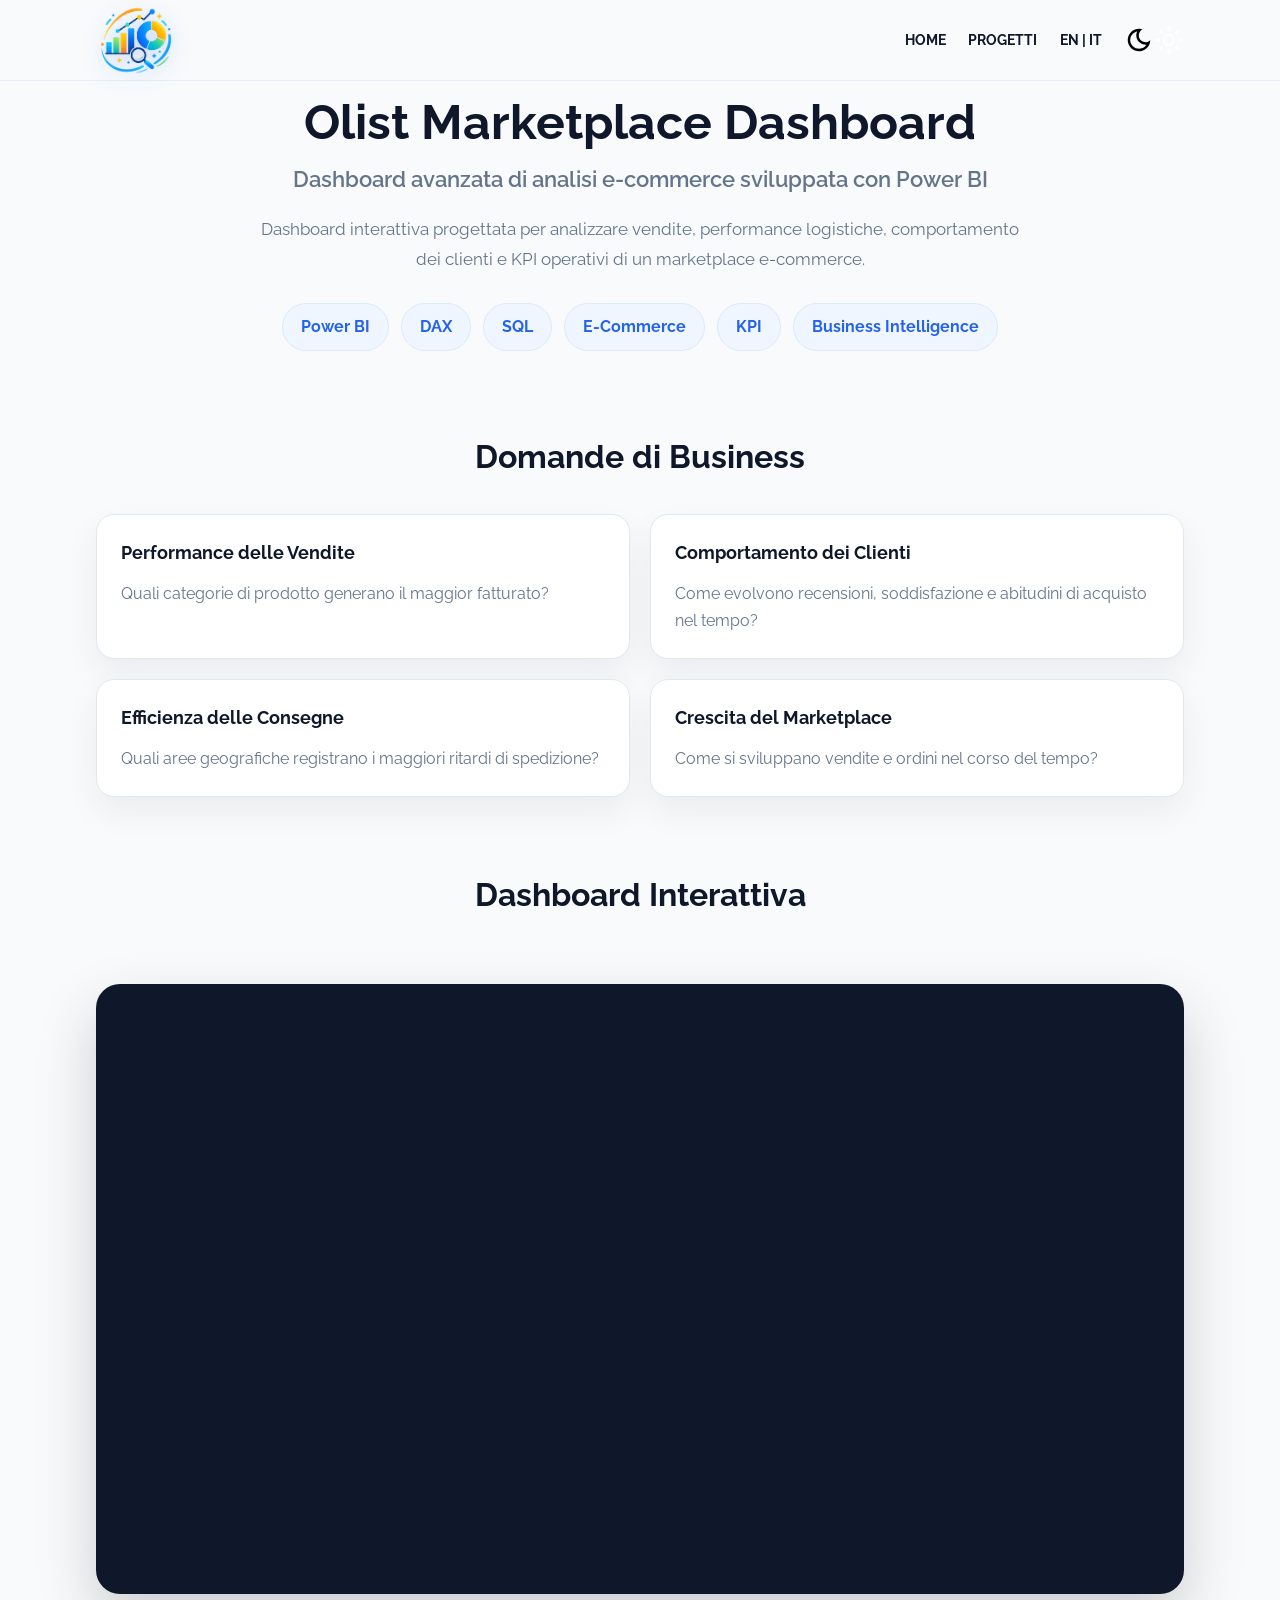
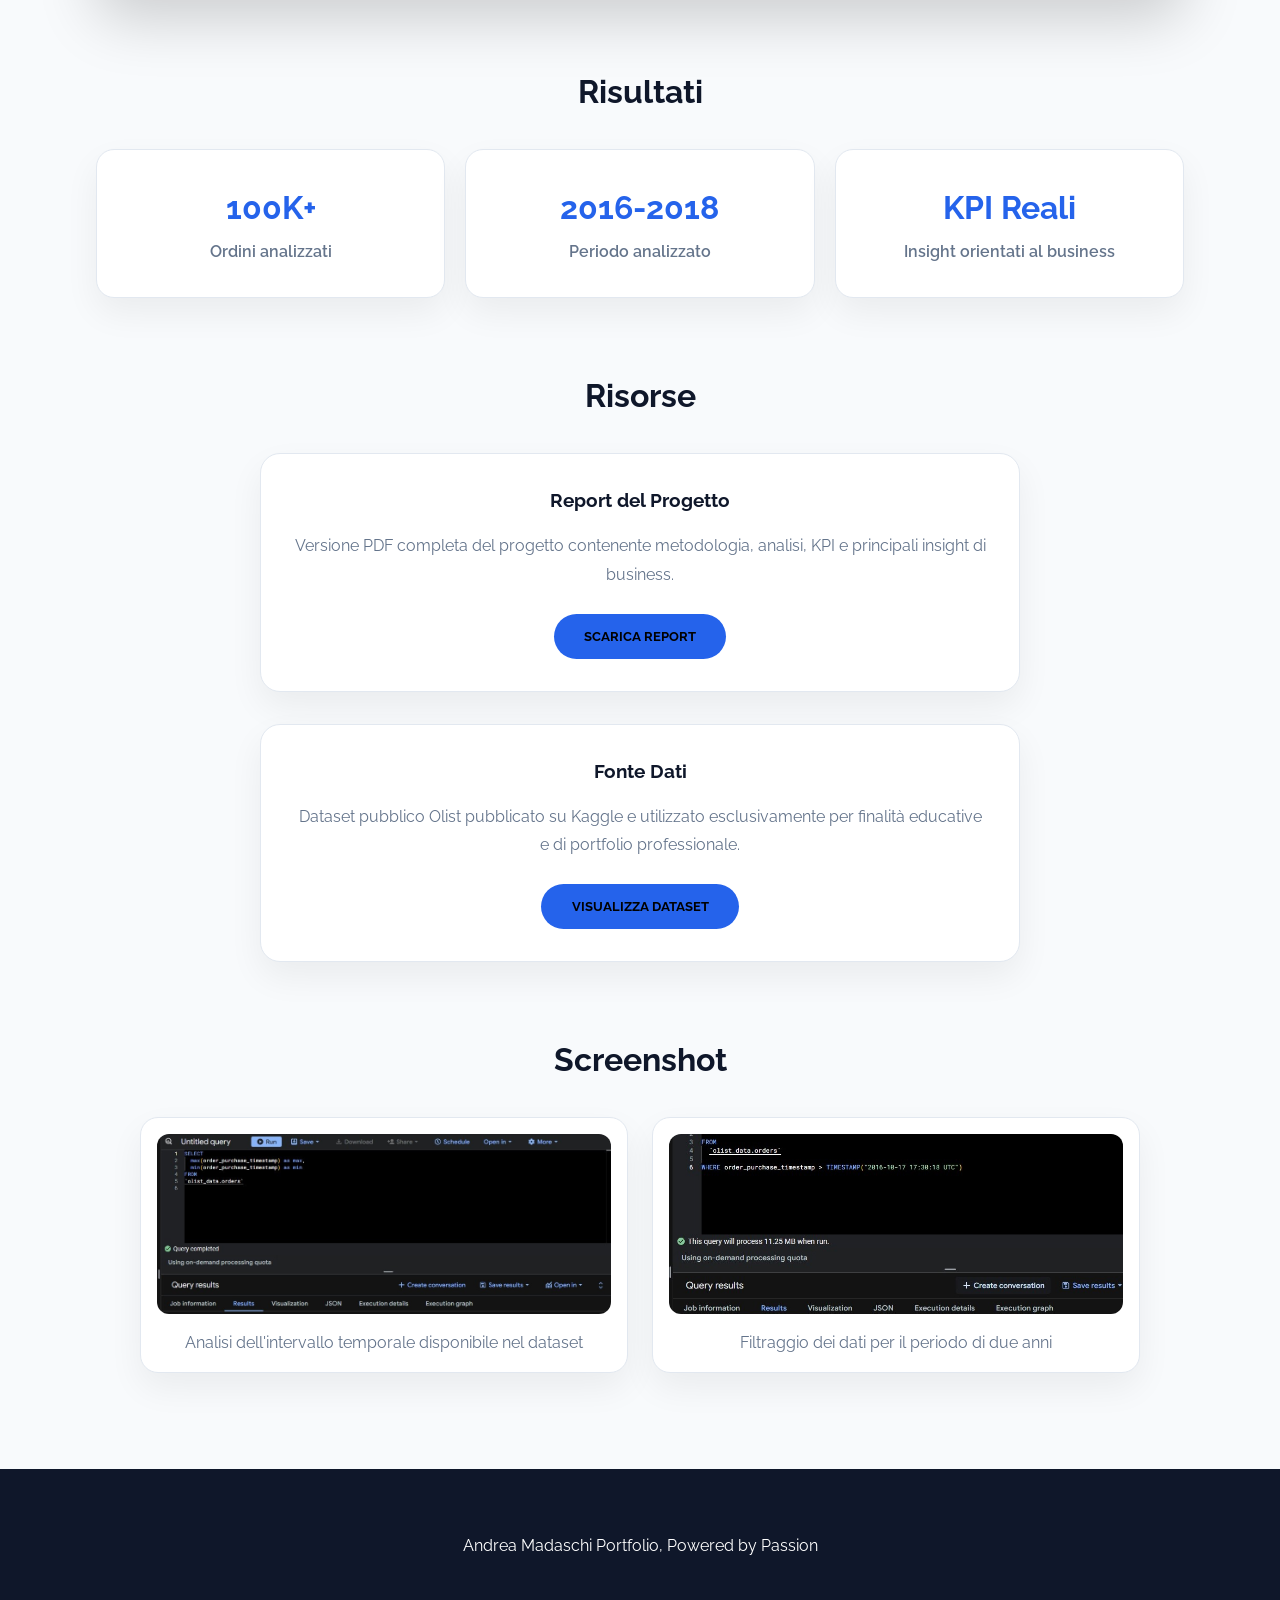
<file: olist-it.html>
<!DOCTYPE html>

<html lang="it">

<head>
<meta charset="UTF-8">
<meta name="viewport" content="width=device-width, initial-scale=1.0">

<title>Olist Marketplace Dashboard</title>

<link rel="stylesheet" href="css/style.css">
<link rel="stylesheet" href="css/utilities.css">
</head>

<body>

<nav class="navbar">
<div class="container">

<h1 id="logo">
<a href="index-it.html">
<img src="assets/logo.png" alt="Logo">
</a>
</h1>

<ul class="nav-menu">

<li><a class="nav-link" href="index-it.html">HOME</a></li>
<li><a class="nav-link" href="index-it.html#projects">PROGETTI</a></li>
<li><a class="nav-link" href="olist.html">EN | IT</a></li>

<div class="theme-switch">
<input type="checkbox" id="switch">

<label class="toggle-icons" for="switch">
<img class="moon" src="assets/moon.svg">
<img class="sun" src="assets/sun.svg">
</label>

</div>
</ul>

<div class="hamburger">
<span class="bar"></span>
<span class="bar"></span>
<span class="bar"></span>
</div>

</div>
</nav>

<main class="project-page container">

<header class="project-hero">

<h1>Olist Marketplace Dashboard</h1>

<h2>
Dashboard avanzata di analisi e-commerce sviluppata con Power BI
</h2>

<p class="project-description">
Dashboard interattiva progettata per analizzare vendite, performance
logistiche, comportamento dei clienti e KPI operativi di un marketplace
e-commerce.
</p>

<div class="keyword-container">

<span class="keyword">Power BI</span> <span class="keyword">DAX</span> <span class="keyword">SQL</span> <span class="keyword">E-Commerce</span> <span class="keyword">KPI</span> <span class="keyword">Business Intelligence</span>

</div>

</header>

<section class="project-section">

<h2 class="project-section-title">
Domande di Business
</h2>

<div class="question-grid">

<div class="question-card">
<h3>Performance delle Vendite</h3>
<p>
Quali categorie di prodotto generano il maggior fatturato?
</p>
</div>

<div class="question-card">
<h3>Comportamento dei Clienti</h3>
<p>
Come evolvono recensioni, soddisfazione e abitudini di acquisto nel tempo?
</p>
</div>

<div class="question-card">
<h3>Efficienza delle Consegne</h3>
<p>
Quali aree geografiche registrano i maggiori ritardi di spedizione?
</p>
</div>

<div class="question-card">
<h3>Crescita del Marketplace</h3>
<p>
Come si sviluppano vendite e ordini nel corso del tempo?
</p>
</div>

</div>

</section>

<section class="project-section">

<h2 class="project-section-title">
Dashboard Interattiva
</h2>

<section class="powerbi-section">

<div class="powerbi-container">

<iframe
title="Olist Dashboard"
src="https://app.powerbi.com/view?r=eyJrIjoiZmI5MDVlYmEtNTkzNS00NWMwLThjN2YtNWMzNmVkZWY4ZTFkIiwidCI6ImNkNTRmMTNmLWJhZGUtNDQzNy05ZDJjLTE5MmIxMTYyNDBkOSJ9&pageName=7d3ed40fd03048c06a5d"
frameborder="0"
allowFullScreen="true"
loading="lazy">
</iframe>

</div>

</section>

</section>

<section class="project-section">

<h2 class="project-section-title">
Risultati
</h2>

<div class="result-grid">

<div class="result-card">
<h3>100K+</h3>
<p>Ordini analizzati</p>
</div>

<div class="result-card">
<h3>2016-2018</h3>
<p>Periodo analizzato</p>
</div>

<div class="result-card">
<h3>KPI Reali</h3>
<p>Insight orientati al business</p>
</div>

</div>

</section>

<section class="project-section">

<h2 class="project-section-title">
Risorse
</h2>

<div class="resource-grid">

<div class="resource-card">

<h3>Report del Progetto</h3>

<p>
Versione PDF completa del progetto contenente metodologia,
analisi, KPI e principali insight di business.
</p>

<a
href="assets/Olist_Project.pdf"
target="_blank"
class="btn btn-primary">
Scarica Report </a>

</div>

<div class="resource-card">

<h3>Fonte Dati</h3>

<p>
Dataset pubblico Olist pubblicato su Kaggle e utilizzato esclusivamente
per finalità educative e di portfolio professionale.
</p>

<a
href="https://www.kaggle.com/datasets/olistbr/brazilian-ecommerce"
target="_blank"
class="btn btn-primary">
Visualizza Dataset </a>

</div>

</div>

</section>

<section class="project-section">

<h2 class="project-section-title">
Screenshot
</h2>

<div class="screenshot-grid">

<a href="assets/min_max.jpeg" target="_blank" class="screenshot-card">
<img src="assets/min_max.jpeg" alt="Intervallo temporale dati">
<p>Analisi dell'intervallo temporale disponibile nel dataset</p>
</a>

<a href="assets/2y_data.jpeg" target="_blank" class="screenshot-card">
<img src="assets/2y_data.jpeg" alt="Filtro dati">
<p>Filtraggio dei dati per il periodo di due anni</p>
</a>

</div>

</section>

</main>

<footer id="footer">
<div class="container">
<p>Andrea Madaschi Portfolio, Powered by Passion</p>
</div>
</footer>

<script src="js/script.js"></script>

</body>
</html>
</file>
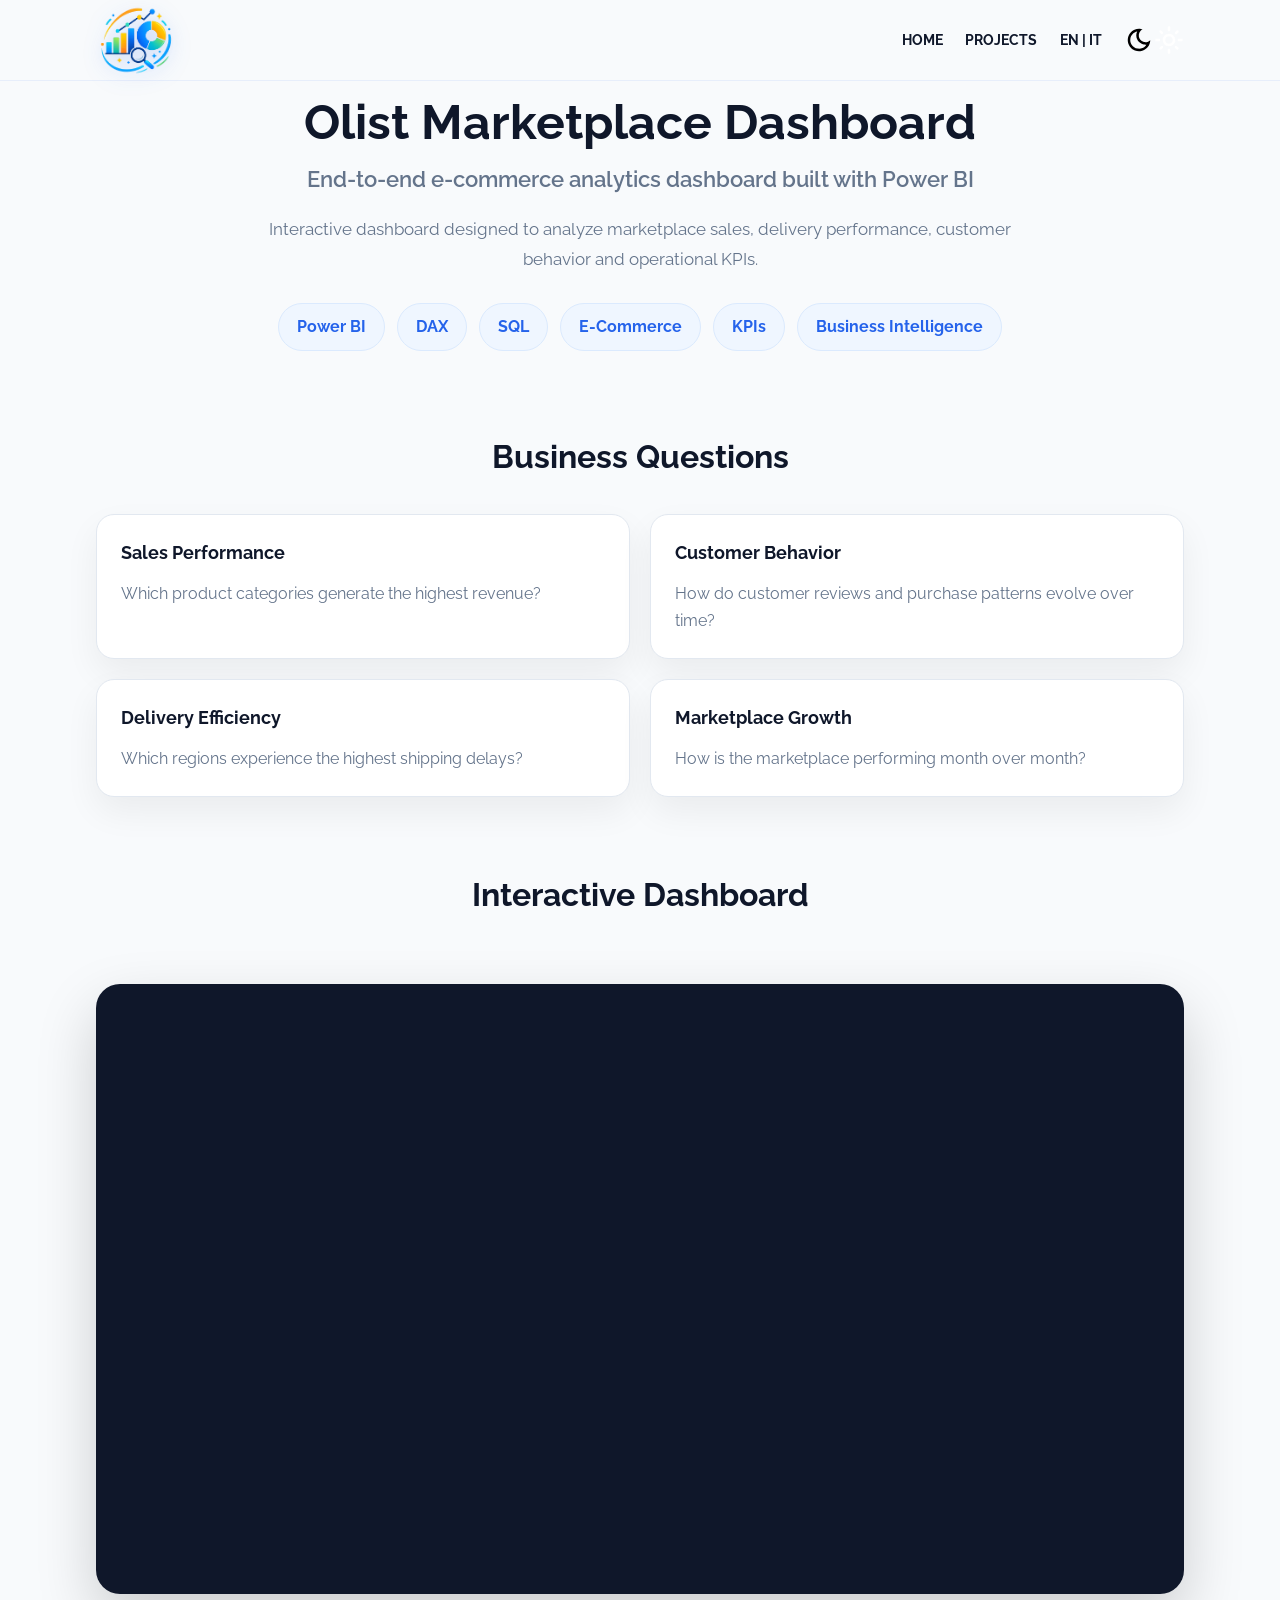
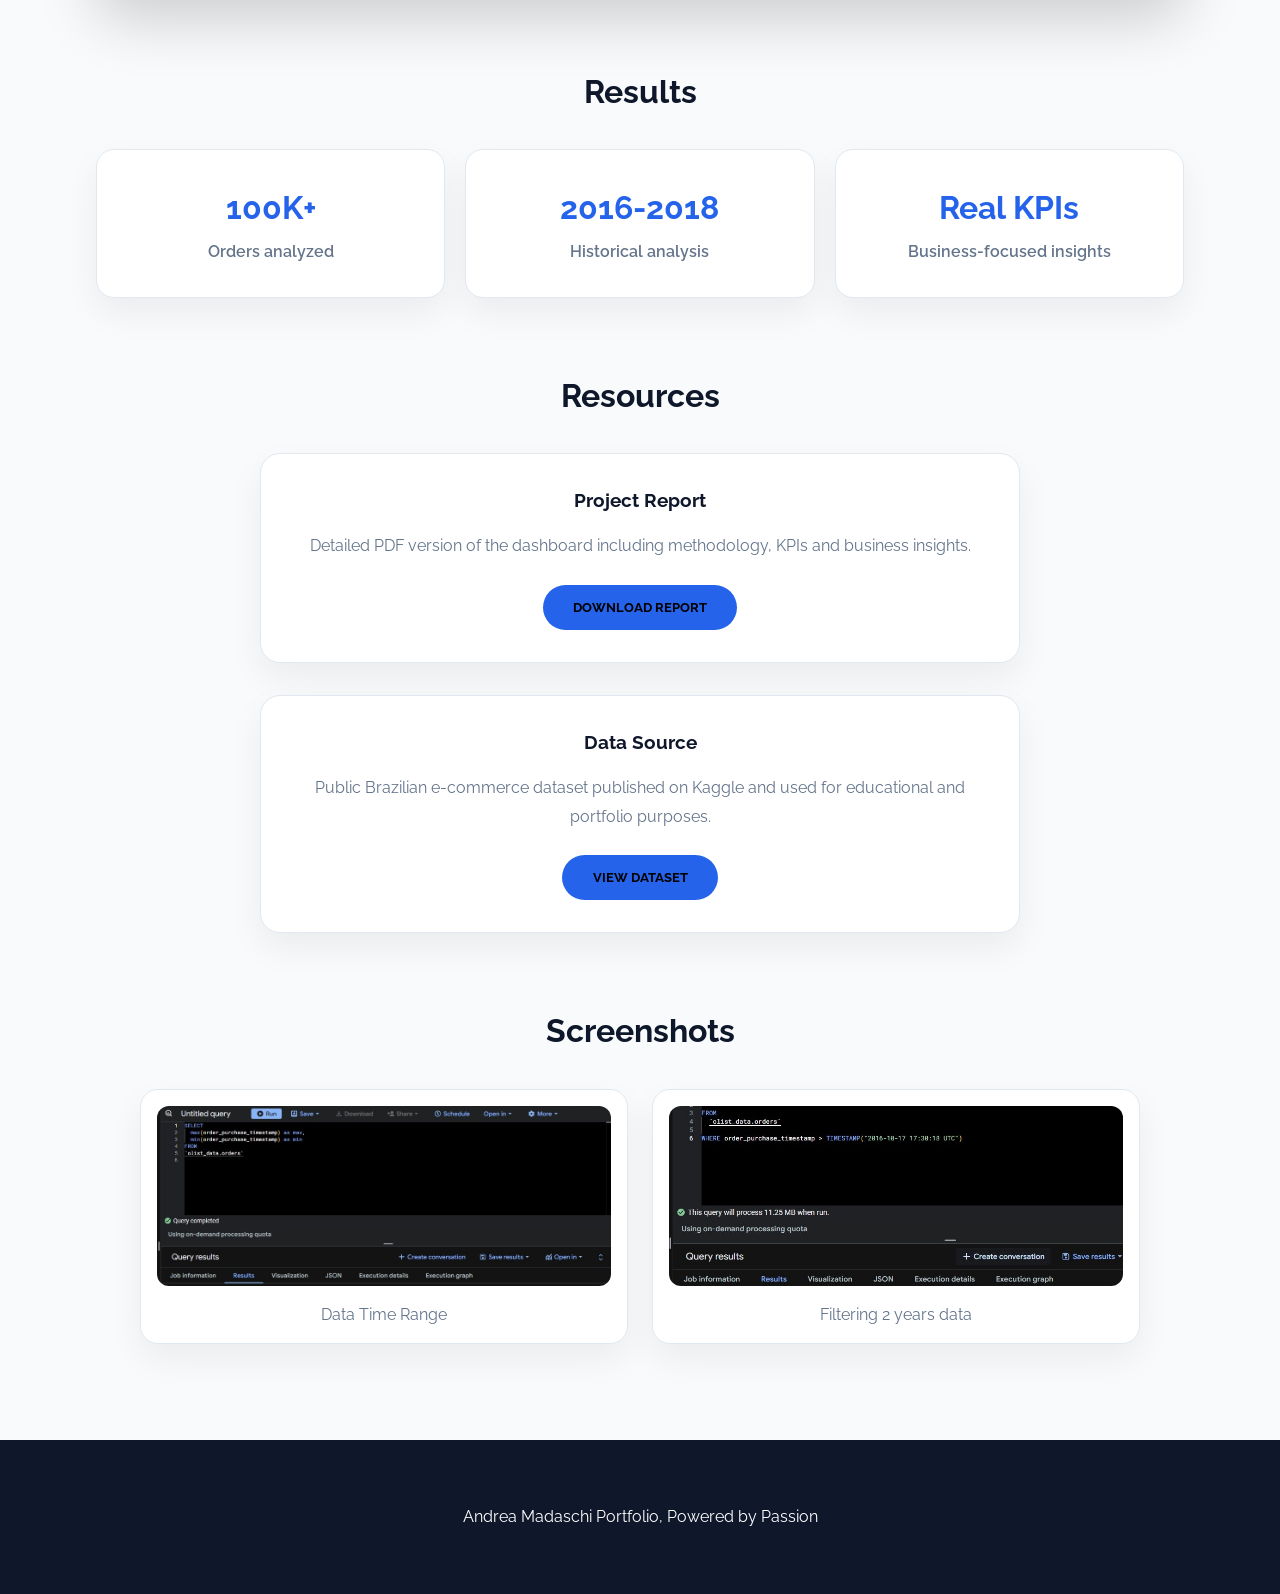
<file: olist.html>
<!DOCTYPE html>
<html lang="en">

<head>
<meta charset="UTF-8">
<meta name="viewport" content="width=device-width, initial-scale=1.0">

<title>Olist Marketplace Dashboard</title>

<link rel="stylesheet" href="css/style.css">
<link rel="stylesheet" href="css/utilities.css">
</head>

<body>

<nav class="navbar">
<div class="container">

<h1 id="logo">
<a href="index.html">
<img src="assets/logo.png" alt="Logo">
</a>
</h1>

<ul class="nav-menu">

<li><a class="nav-link" href="index.html">HOME</a></li>
<li><a class="nav-link" href="index.html#projects">PROJECTS</a></li>
<li><a class="nav-link" href="olist-it.html">EN | IT</a></li>

<div class="theme-switch">
<input type="checkbox" id="switch">

<label class="toggle-icons" for="switch">
<img class="moon" src="assets/moon.svg">
<img class="sun" src="assets/sun.svg">
</label>

</div>
</ul>

<div class="hamburger">
<span class="bar"></span>
<span class="bar"></span>
<span class="bar"></span>
</div>

</div>
</nav>

<main class="project-page container">

<header class="project-hero">

<h1>Olist Marketplace Dashboard</h1>

<h2>
End-to-end e-commerce analytics dashboard built with Power BI
</h2>

<p class="project-description">
Interactive dashboard designed to analyze marketplace sales,
delivery performance, customer behavior and operational KPIs.
</p>

<div class="keyword-container">

<span class="keyword">Power BI</span>
<span class="keyword">DAX</span>
<span class="keyword">SQL</span>
<span class="keyword">E-Commerce</span>
<span class="keyword">KPIs</span>
<span class="keyword">Business Intelligence</span>

</div>

</header>

<section class="project-section">

<h2 class="project-section-title">
Business Questions
</h2>

<div class="question-grid">

<div class="question-card">
<h3>Sales Performance</h3>
<p>
Which product categories generate the highest revenue?
</p>
</div>

<div class="question-card">
<h3>Customer Behavior</h3>
<p>
How do customer reviews and purchase patterns evolve over time?
</p>
</div>

<div class="question-card">
<h3>Delivery Efficiency</h3>
<p>
Which regions experience the highest shipping delays?
</p>
</div>

<div class="question-card">
<h3>Marketplace Growth</h3>
<p>
How is the marketplace performing month over month?
</p>
</div>

</div>

</section>

<section class="project-section">

<h2 class="project-section-title">
Interactive Dashboard
</h2>

<section class="powerbi-section">

<div class="powerbi-container">

<iframe
title="Olist Dashboard"
src="https://app.powerbi.com/view?r=eyJrIjoiZmI5MDVlYmEtNTkzNS00NWMwLThjN2YtNWMzNmVkZWY4ZTFkIiwidCI6ImNkNTRmMTNmLWJhZGUtNDQzNy05ZDJjLTE5MmIxMTYyNDBkOSJ9&pageName=7d3ed40fd03048c06a5d"
frameborder="0"
allowFullScreen="true"
loading="lazy">
</iframe>

</div>

</section>

</section>



<section class="project-section">

<h2 class="project-section-title">
Results
</h2>

<div class="result-grid">

<div class="result-card">
<h3>100K+</h3>
<p>Orders analyzed</p>
</div>

<div class="result-card">
<h3>2016-2018</h3>
<p>Historical analysis</p>
</div>

<div class="result-card">
<h3>Real KPIs</h3>
<p>Business-focused insights</p>
</div>

</div>

</section>

 <!--Start of the data and report section --> 


<section class="project-section">

<h2 class="project-section-title">
Resources
</h2>

<div class="resource-grid">

<div class="resource-card">

<h3>Project Report</h3>

<p>
Detailed PDF version of the dashboard including methodology,
KPIs and business insights.
</p>

<a
href="assets/Olist_Project.pdf"
target="_blank"
class="btn btn-primary">
Download Report
</a>

</div>

<div class="resource-card">

<h3>Data Source</h3>

<p>
Public Brazilian e-commerce dataset published on Kaggle and used
for educational and portfolio purposes.
</p>

<a
href="https://www.kaggle.com/datasets/olistbr/brazilian-ecommerce"
target="_blank"
class="btn btn-primary">
View Dataset
</a>

</div>

</div>

</section>


 <!--Start of the screenshot section --> 

<section class="project-section">

<h2 class="project-section-title">
Screenshots
</h2>

<div class="screenshot-grid">

<a href="assets/min_max.jpeg" target="_blank" class="screenshot-card">
<img src="assets/min_max.jpeg" alt="">
<p>Data Time Range</p>
</a>

<a href="assets/2y_data.jpeg" target="_blank" class="screenshot-card">
<img src="assets/2y_data.jpeg" alt="">
<p>Filtering 2 years data</p>
</a>

</div>

</section>

<!-- End of the screenshot section -->

 
</main>

<footer id="footer">
<div class="container">
<p>Andrea Madaschi Portfolio, Powered by Passion</p>
</div>
</footer>

<script src="js/script.js"></script>

</body>
</html>
</file>
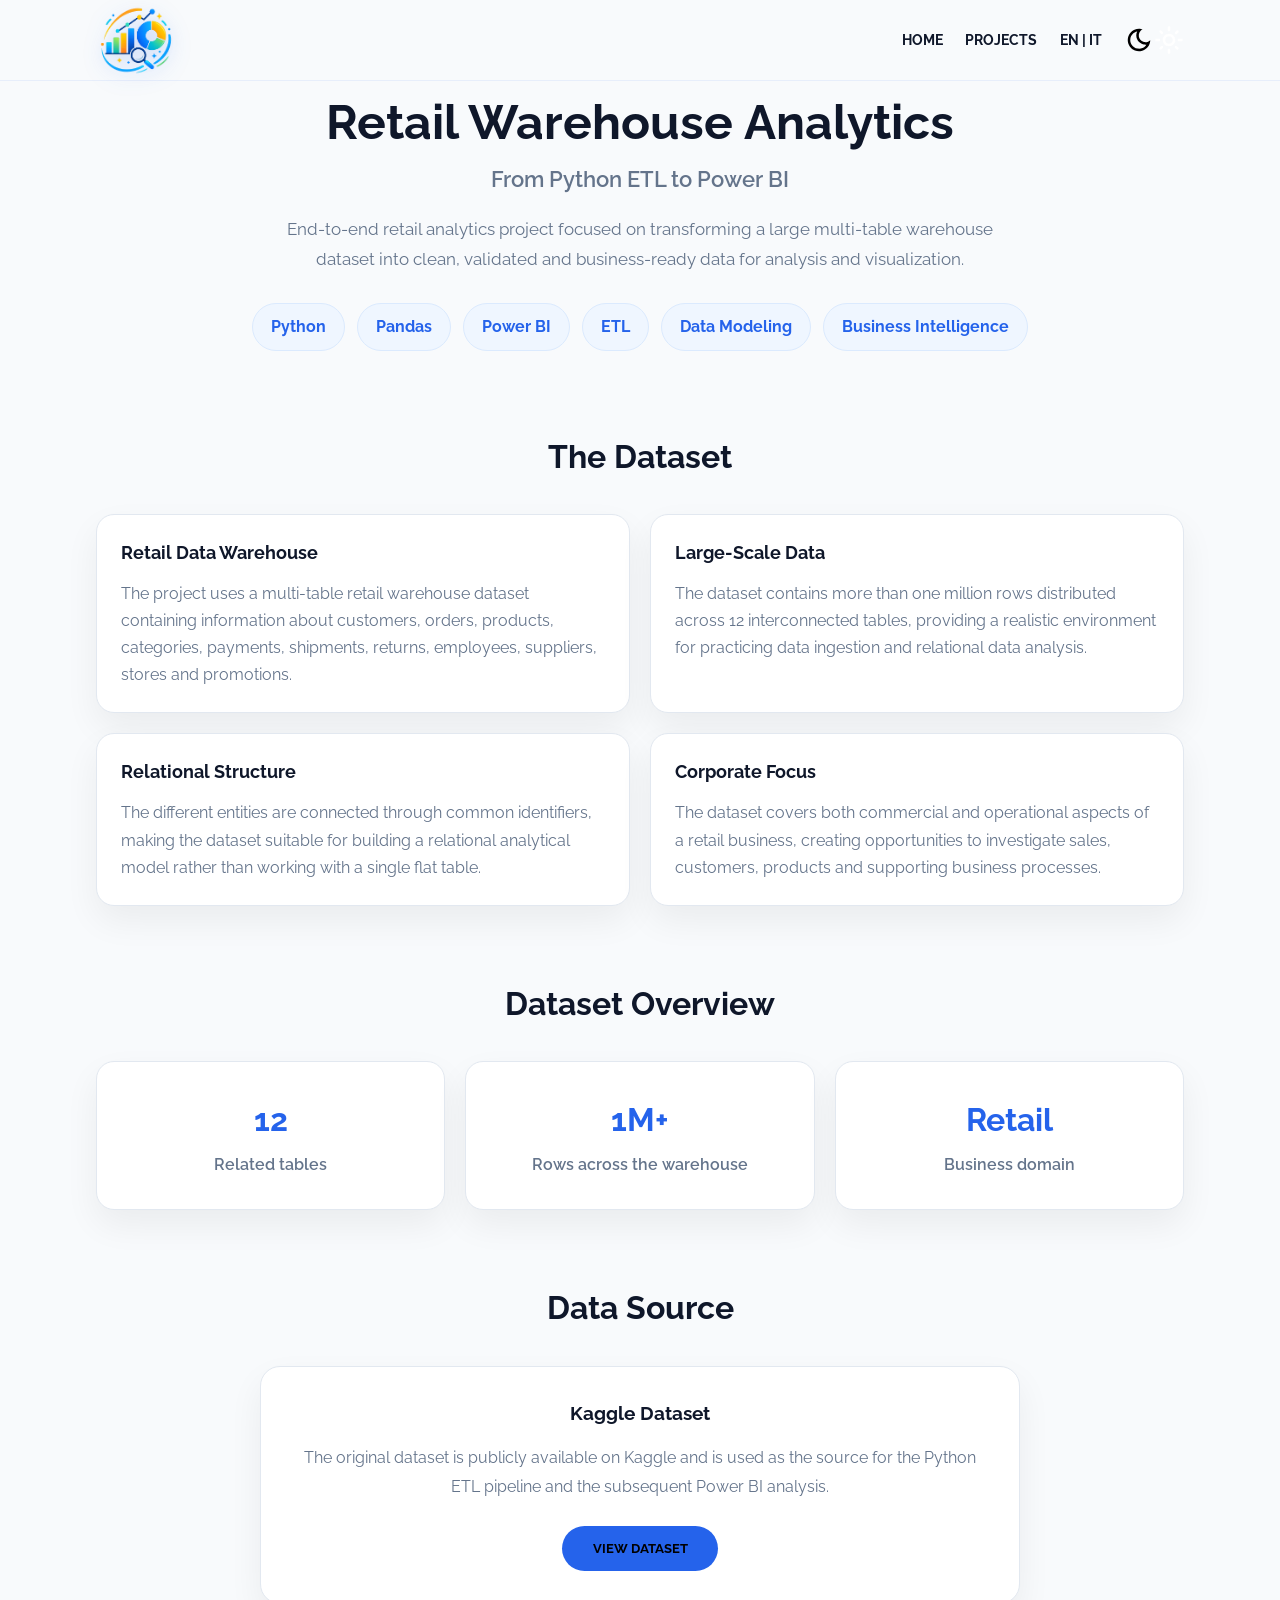
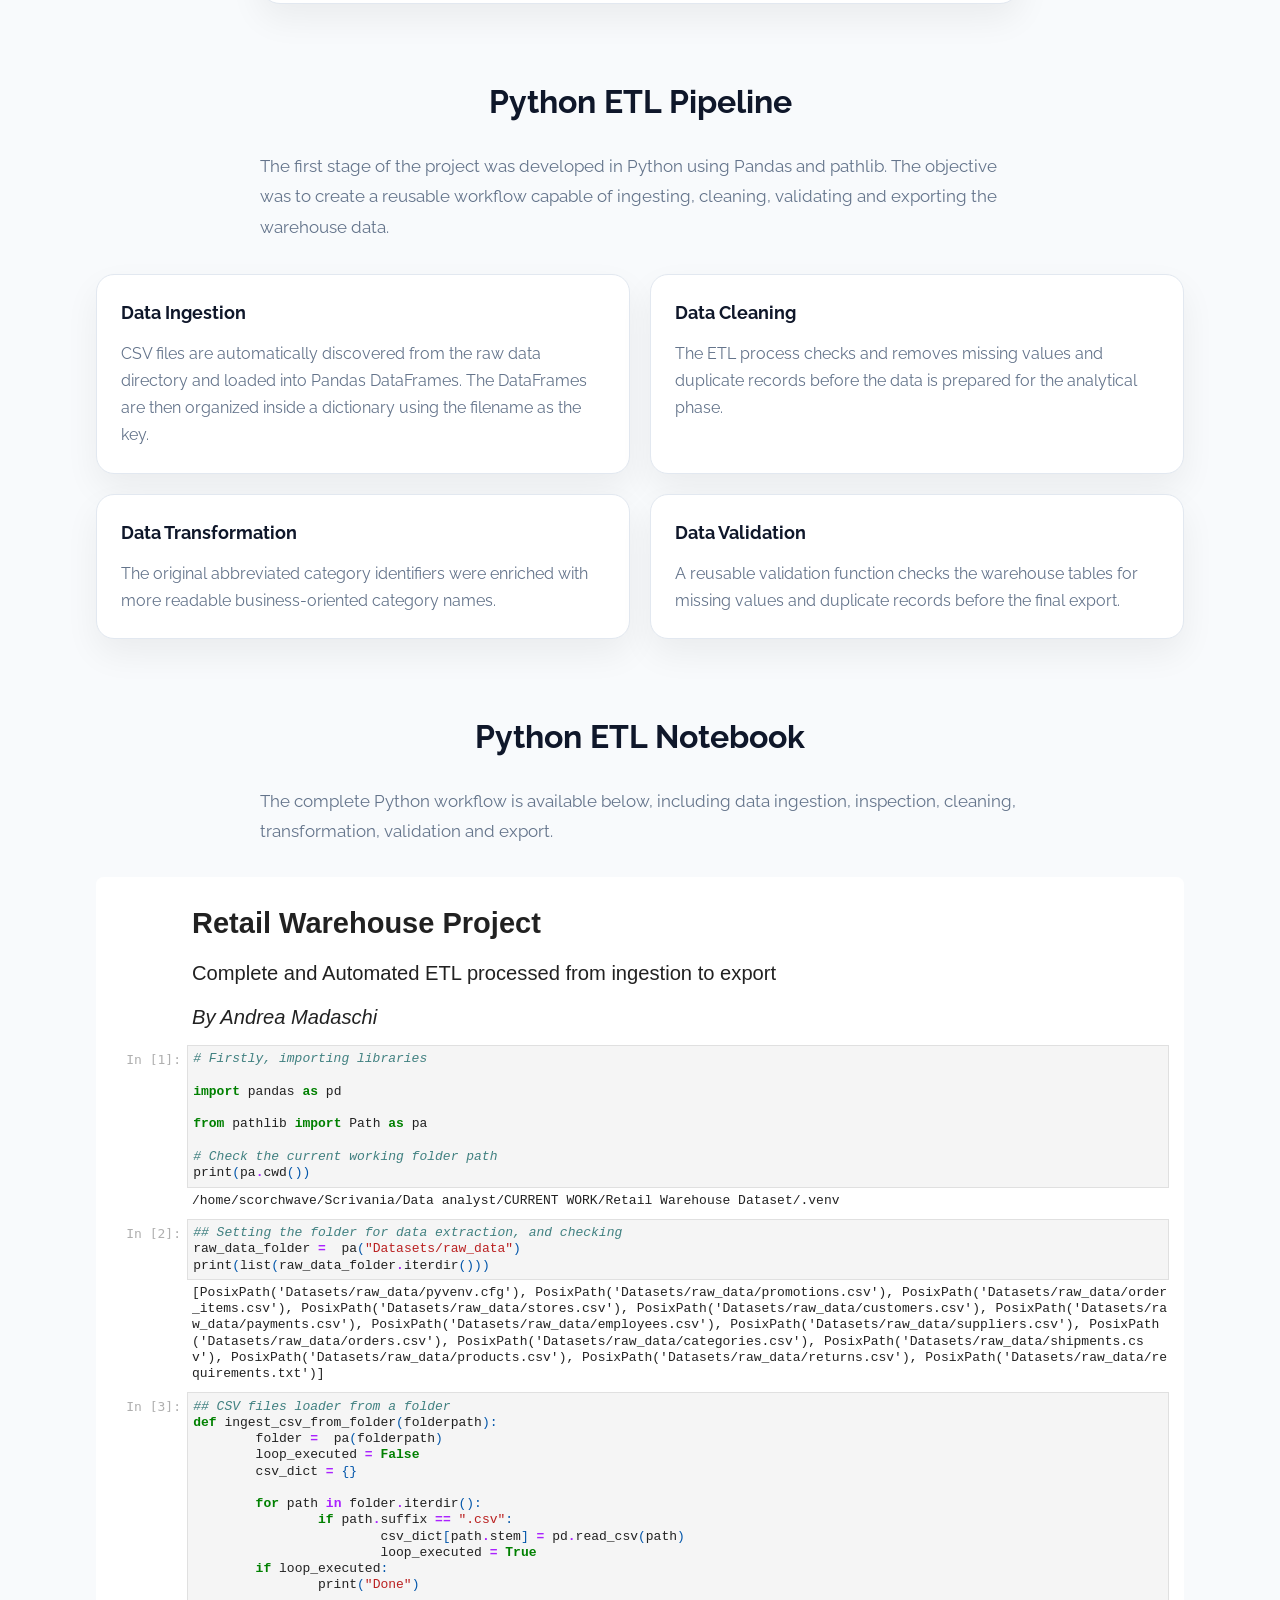
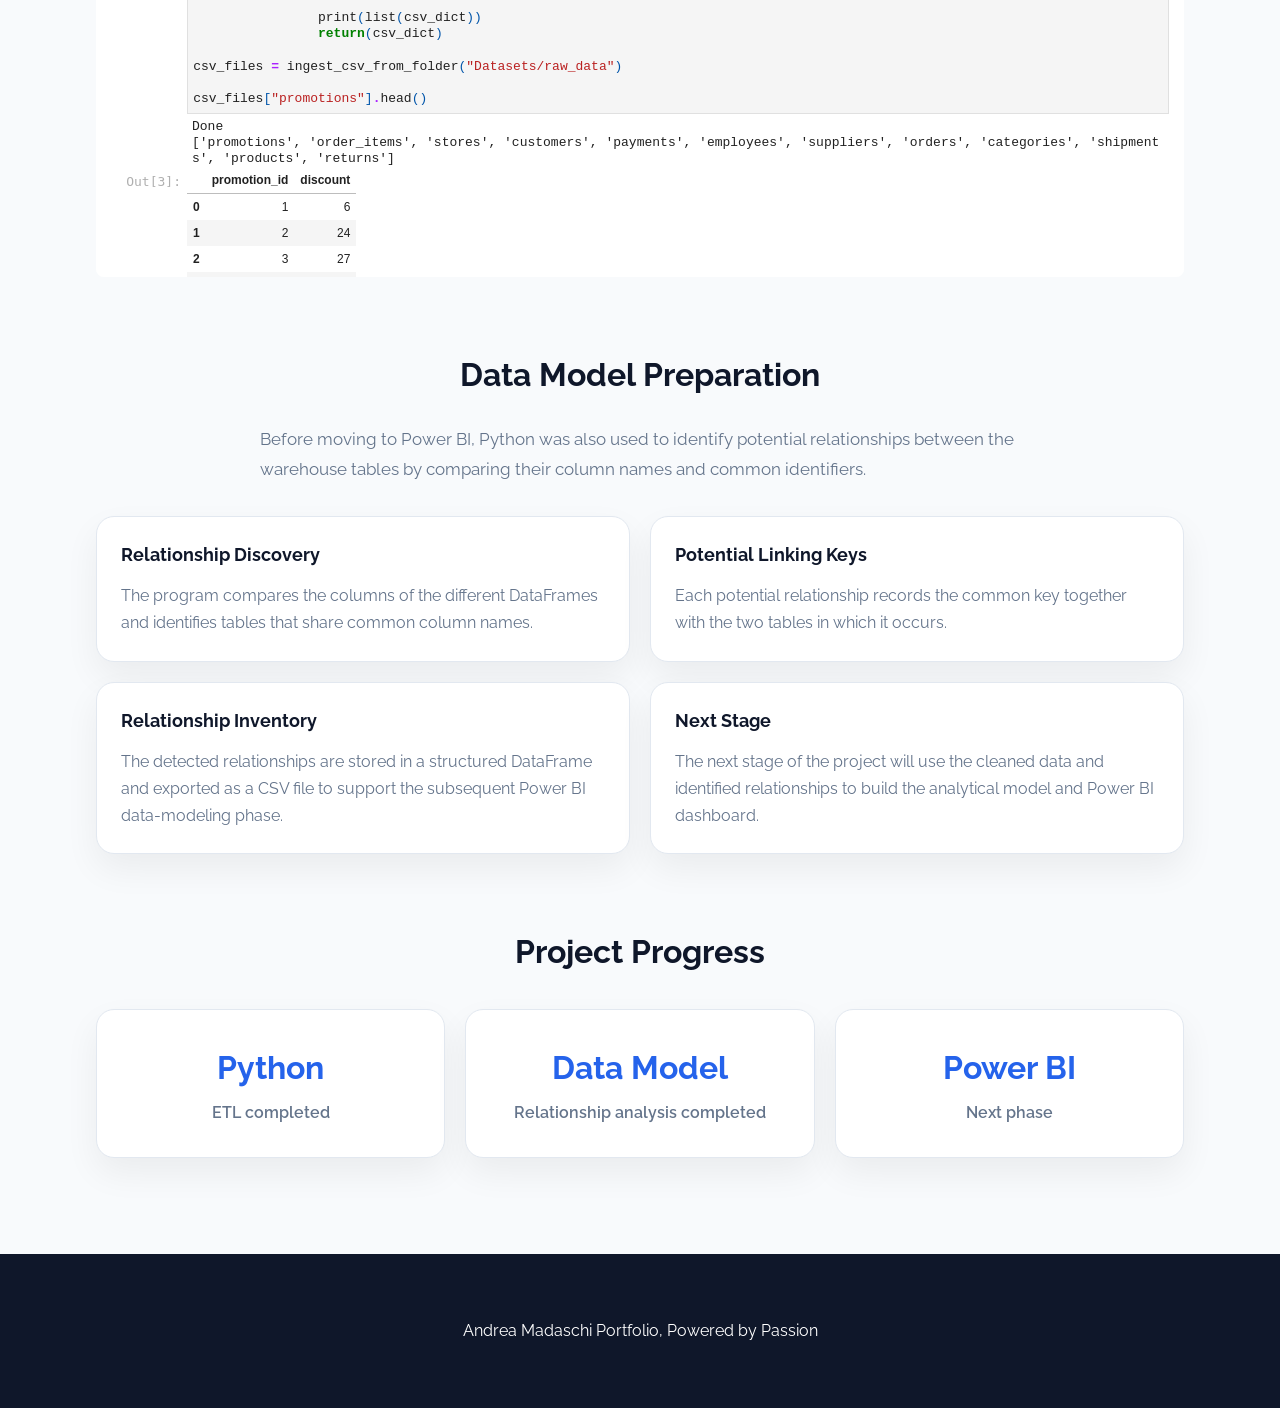
<file: retail-warehouse.html>
<!DOCTYPE html>
<html lang="en">

<head>
<meta charset="UTF-8">
<meta name="viewport" content="width=device-width, initial-scale=1.0">

<title>Retail Warehouse Analytics</title>

<link rel="stylesheet" href="css/style.css">
<link rel="stylesheet" href="css/utilities.css">
</head>

<body>

<nav class="navbar">
<div class="container">

<h1 id="logo">
<a href="index.html">
<img src="assets/logo.png" alt="Logo">
</a>
</h1>

<ul class="nav-menu">

<li><a class="nav-link" href="index.html">HOME</a></li>
<li><a class="nav-link" href="index.html#projects">PROJECTS</a></li>
<li><a class="nav-link" href="retail-warehouse-it.html">EN | IT</a></li>

<div class="theme-switch">
<input type="checkbox" id="switch">

<label class="toggle-icons" for="switch">
<img class="moon" src="assets/moon.svg">
<img class="sun" src="assets/sun.svg">
</label>

</div>
</ul>

<div class="hamburger">
<span class="bar"></span>
<span class="bar"></span>
<span class="bar"></span>
</div>

</div>
</nav>


<main class="project-page container">


<!-- PROJECT HERO -->

<header class="project-hero">

<h1>Retail Warehouse Analytics</h1>

<h2>
From Python ETL to Power BI
</h2>

<p class="project-description">
End-to-end retail analytics project focused on transforming a
large multi-table warehouse dataset into clean, validated and
business-ready data for analysis and visualization.
</p>

<div class="keyword-container">

<span class="keyword">Python</span>
<span class="keyword">Pandas</span>
<span class="keyword">Power BI</span>
<span class="keyword">ETL</span>
<span class="keyword">Data Modeling</span>
<span class="keyword">Business Intelligence</span>

</div>

</header>


<!-- DATASET -->

<section class="project-section">

<h2 class="project-section-title">
The Dataset
</h2>

<div class="question-grid">


<div class="question-card">

<h3>Retail Data Warehouse</h3>

<p>
The project uses a multi-table retail warehouse dataset containing
information about customers, orders, products, categories, payments,
shipments, returns, employees, suppliers, stores and promotions.
</p>

</div>


<div class="question-card">

<h3>Large-Scale Data</h3>

<p>
The dataset contains more than one million rows distributed across
12 interconnected tables, providing a realistic environment for
practicing data ingestion and relational data analysis.
</p>

</div>


<div class="question-card">

<h3>Relational Structure</h3>

<p>
The different entities are connected through common identifiers,
making the dataset suitable for building a relational analytical
model rather than working with a single flat table.
</p>

</div>


<div class="question-card">

<h3>Corporate Focus</h3>

<p>
The dataset covers both commercial and operational aspects of a
retail business, creating opportunities to investigate sales,
customers, products and supporting business processes.
</p>

</div>


</div>

</section>


<!-- DATASET SUMMARY -->

<section class="project-section">

<h2 class="project-section-title">
Dataset Overview
</h2>

<div class="result-grid">

<div class="result-card">
<h3>12</h3>
<p>Related tables</p>
</div>

<div class="result-card">
<h3>1M+</h3>
<p>Rows across the warehouse</p>
</div>

<div class="result-card">
<h3>Retail</h3>
<p>Business domain</p>
</div>

</div>

</section>


<!-- KAGGLE -->

<section class="project-section">

<h2 class="project-section-title">
Data Source
</h2>

<div class="resource-grid">

<div class="resource-card">

<h3>Kaggle Dataset</h3>

<p>
The original dataset is publicly available on Kaggle and is used
as the source for the Python ETL pipeline and the subsequent
Power BI analysis.
</p>

<a
href="https://www.kaggle.com/datasets/datarspectrum/retail-data-warehouse-12-table-1m-rows-dataset"
target="_blank"
class="btn btn-primary">
View Dataset
</a>

</div>

</div>

</section>


<!-- PYTHON ETL -->

<section class="project-section">

<h2 class="project-section-title">
Python ETL Pipeline
</h2>

<p class="project-description">
The first stage of the project was developed in Python using Pandas
and pathlib. The objective was to create a reusable workflow capable
of ingesting, cleaning, validating and exporting the warehouse data.
</p>


<div class="question-grid">


<div class="question-card">

<h3>Data Ingestion</h3>

<p>
CSV files are automatically discovered from the raw data directory
and loaded into Pandas DataFrames. The DataFrames are then organized
inside a dictionary using the filename as the key.
</p>

</div>


<div class="question-card">

<h3>Data Cleaning</h3>

<p>
The ETL process checks and removes missing values and duplicate
records before the data is prepared for the analytical phase.
</p>

</div>


<div class="question-card">

<h3>Data Transformation</h3>

<p>
The original abbreviated category identifiers were enriched with
more readable business-oriented category names.
</p>

</div>


<div class="question-card">

<h3>Data Validation</h3>

<p>
A reusable validation function checks the warehouse tables for
missing values and duplicate records before the final export.
</p>

</div>


</div>

</section>


<!-- JUPYTER NOTEBOOK -->

<section class="project-section">

<h2 class="project-section-title">
Python ETL Notebook
</h2>

<p class="project-description">
The complete Python workflow is available below, including data
ingestion, inspection, cleaning, transformation, validation and
export.
</p>

<div class="notebook-container">

<iframe
    src="assets/Retail_Warehouse_Project_portfolio.html"
    width="100%"
    height="1000"
    frameborder="0"
    loading="lazy">
</iframe>

</div>

</section>


<!-- DATA MODEL -->

<section class="project-section">

<h2 class="project-section-title">
Data Model Preparation
</h2>

<p class="project-description">
Before moving to Power BI, Python was also used to identify potential
relationships between the warehouse tables by comparing their
column names and common identifiers.
</p>


<div class="question-grid">


<div class="question-card">

<h3>Relationship Discovery</h3>

<p>
The program compares the columns of the different DataFrames and
identifies tables that share common column names.
</p>

</div>


<div class="question-card">

<h3>Potential Linking Keys</h3>

<p>
Each potential relationship records the common key together with
the two tables in which it occurs.
</p>

</div>


<div class="question-card">

<h3>Relationship Inventory</h3>

<p>
The detected relationships are stored in a structured DataFrame
and exported as a CSV file to support the subsequent Power BI
data-modeling phase.
</p>

</div>


<div class="question-card">

<h3>Next Stage</h3>

<p>
The next stage of the project will use the cleaned data and
identified relationships to build the analytical model and
Power BI dashboard.
</p>

</div>


</div>

</section>


<!-- PROJECT STATUS -->

<section class="project-section">

<h2 class="project-section-title">
Project Progress
</h2>

<div class="result-grid">

<div class="result-card">
<h3>Python</h3>
<p>ETL completed</p>
</div>

<div class="result-card">
<h3>Data Model</h3>
<p>Relationship analysis completed</p>
</div>

<div class="result-card">
<h3>Power BI</h3>
<p>Next phase</p>
</div>

</div>

</section>


</main>


<footer id="footer">

<div class="container">

<p>Andrea Madaschi Portfolio, Powered by Passion</p>

</div>

</footer>


<script src="js/script.js"></script>

</body>

</html>
</file>
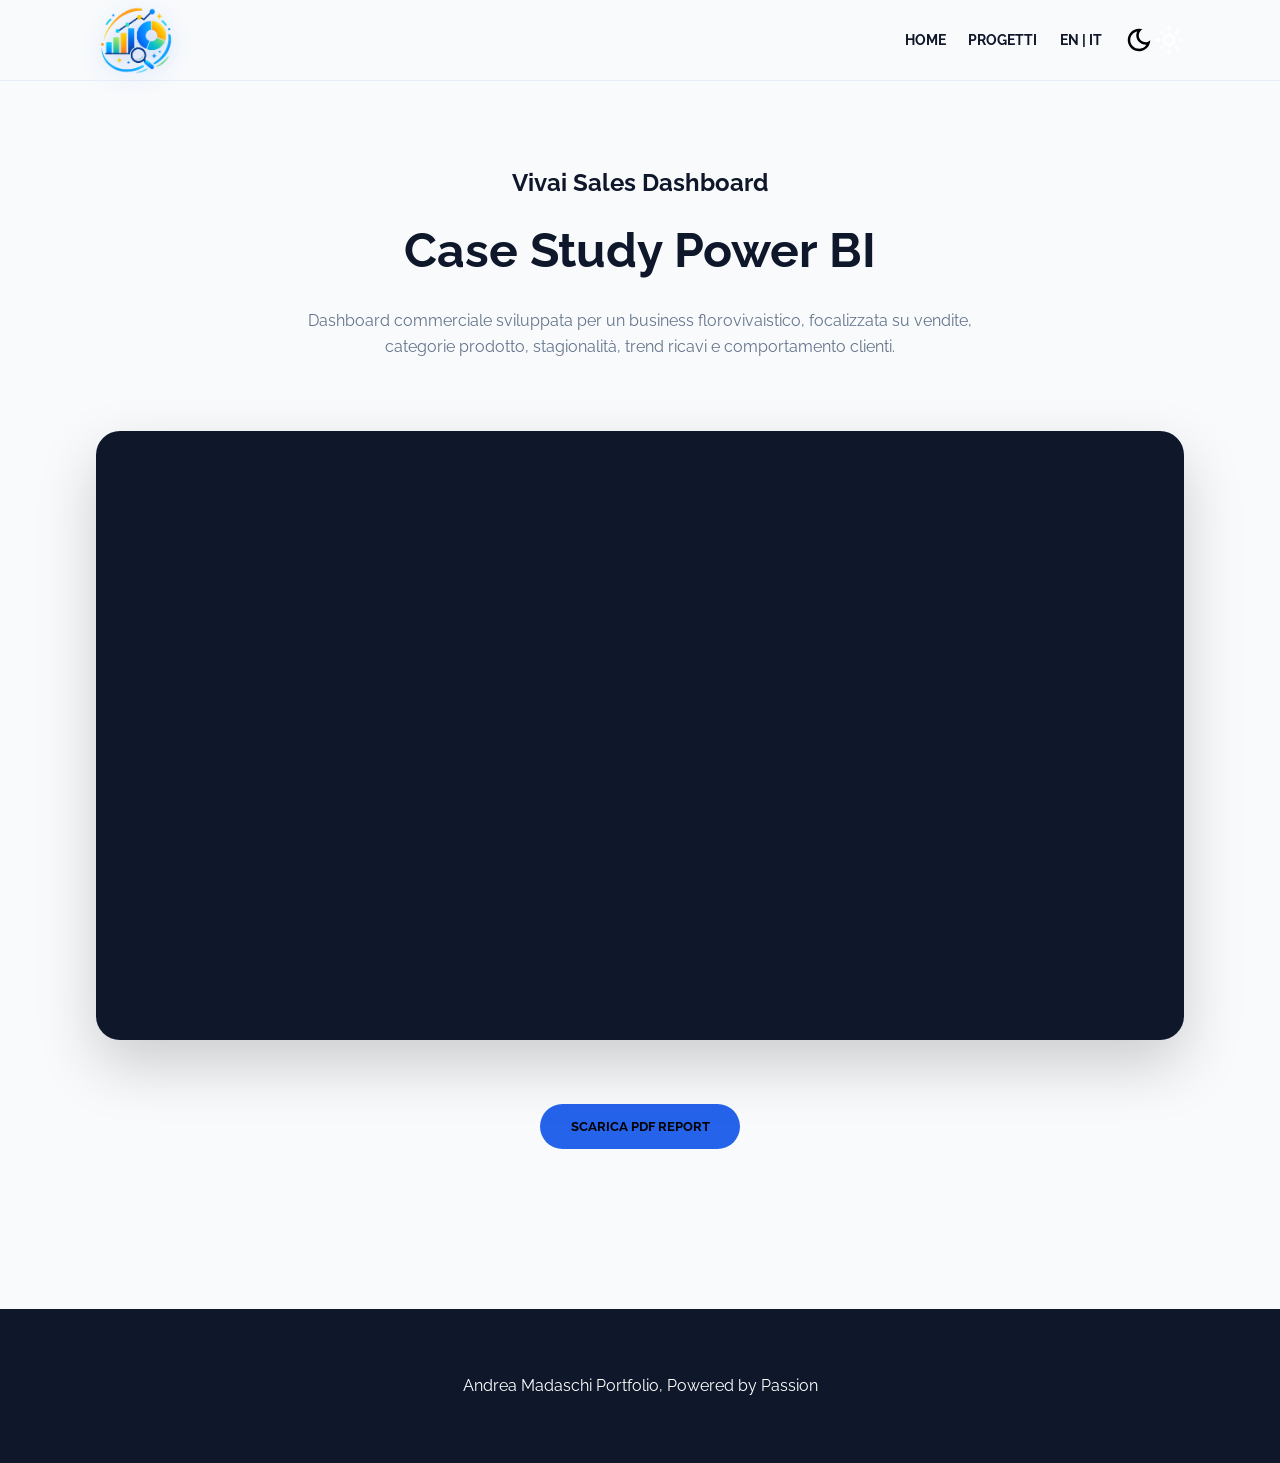
<file: vivai-it.html>
<!DOCTYPE html>
<html lang="it">
<head>
<meta charset="UTF-8">
<meta name="viewport" content="width=device-width, initial-scale=1.0">
<title>Vivai Sales Dashboard</title>

<link rel="stylesheet" href="css/style.css">
<link rel="stylesheet" href="css/utilities.css">
</head>

<body>

<nav class="navbar">
<div class="container">

<h1 id="logo">
<a href="index-it.html">
<img src="assets/logo.png" alt="Logo">
</a>
</h1>

<ul class="nav-menu">

<li><a class="nav-link" href="index-it.html">HOME</a></li>
<li><a class="nav-link" href="index-it.html#projects">PROGETTI</a></li>
<li><a class="nav-link" href="vivai.html">EN | IT</a></li>

<div class="theme-switch">
<input type="checkbox" id="switch">
<label class="toggle-icons" for="switch">
<img class="moon" src="assets/moon.svg">
<img class="sun" src="assets/sun.svg">
</label>
</div>

</ul>

<div class="hamburger">
<span class="bar"></span>
<span class="bar"></span>
<span class="bar"></span>
</div>

</div>
</nav>

<section class="container" style="padding-top:140px; padding-bottom:80px;">

<div class="content-text" style="text-align:center;">
<h1>Vivai Sales Dashboard</h1>
<h2 style="margin-top:20px;">Case Study Power BI</h2>

<p style="max-width:700px; margin:20px auto;">
Dashboard commerciale sviluppata per un business florovivaistico,
focalizzata su vendite, categorie prodotto, stagionalità,
trend ricavi e comportamento clienti.
</p>
</div>

<section class="powerbi-section">

<div class="powerbi-container">

<iframe
title="Vivai Dashboard"
src="https://app.powerbi.com/view?r=eyJrIjoiOTYzZjA3ZDctNjEwNC00YjEzLTlmMDAtNWU2NWY2YWVjM2U2IiwidCI6ImNkNTRmMTNmLWJhZGUtNDQzNy05ZDJjLTE5MmIxMTYyNDBkOSJ9&pageName=f1aa1162475344fcaa4b"
frameborder="0"
allowFullScreen="true"
loading="lazy">
</iframe>

</div>

</section>

<div style="text-align:center; margin-top:40px;">

<a href="assets/Vivai_Project.pdf"
target="_blank"
class="btn btn-primary">
Scarica PDF Report
</a>

</div>

</section>

<footer id="footer">
<div class="container">
<p>Andrea Madaschi Portfolio, Powered by Passion</p>
</div>
</footer>

<script src="js/script.js"></script>
</body>
</html>
</file>
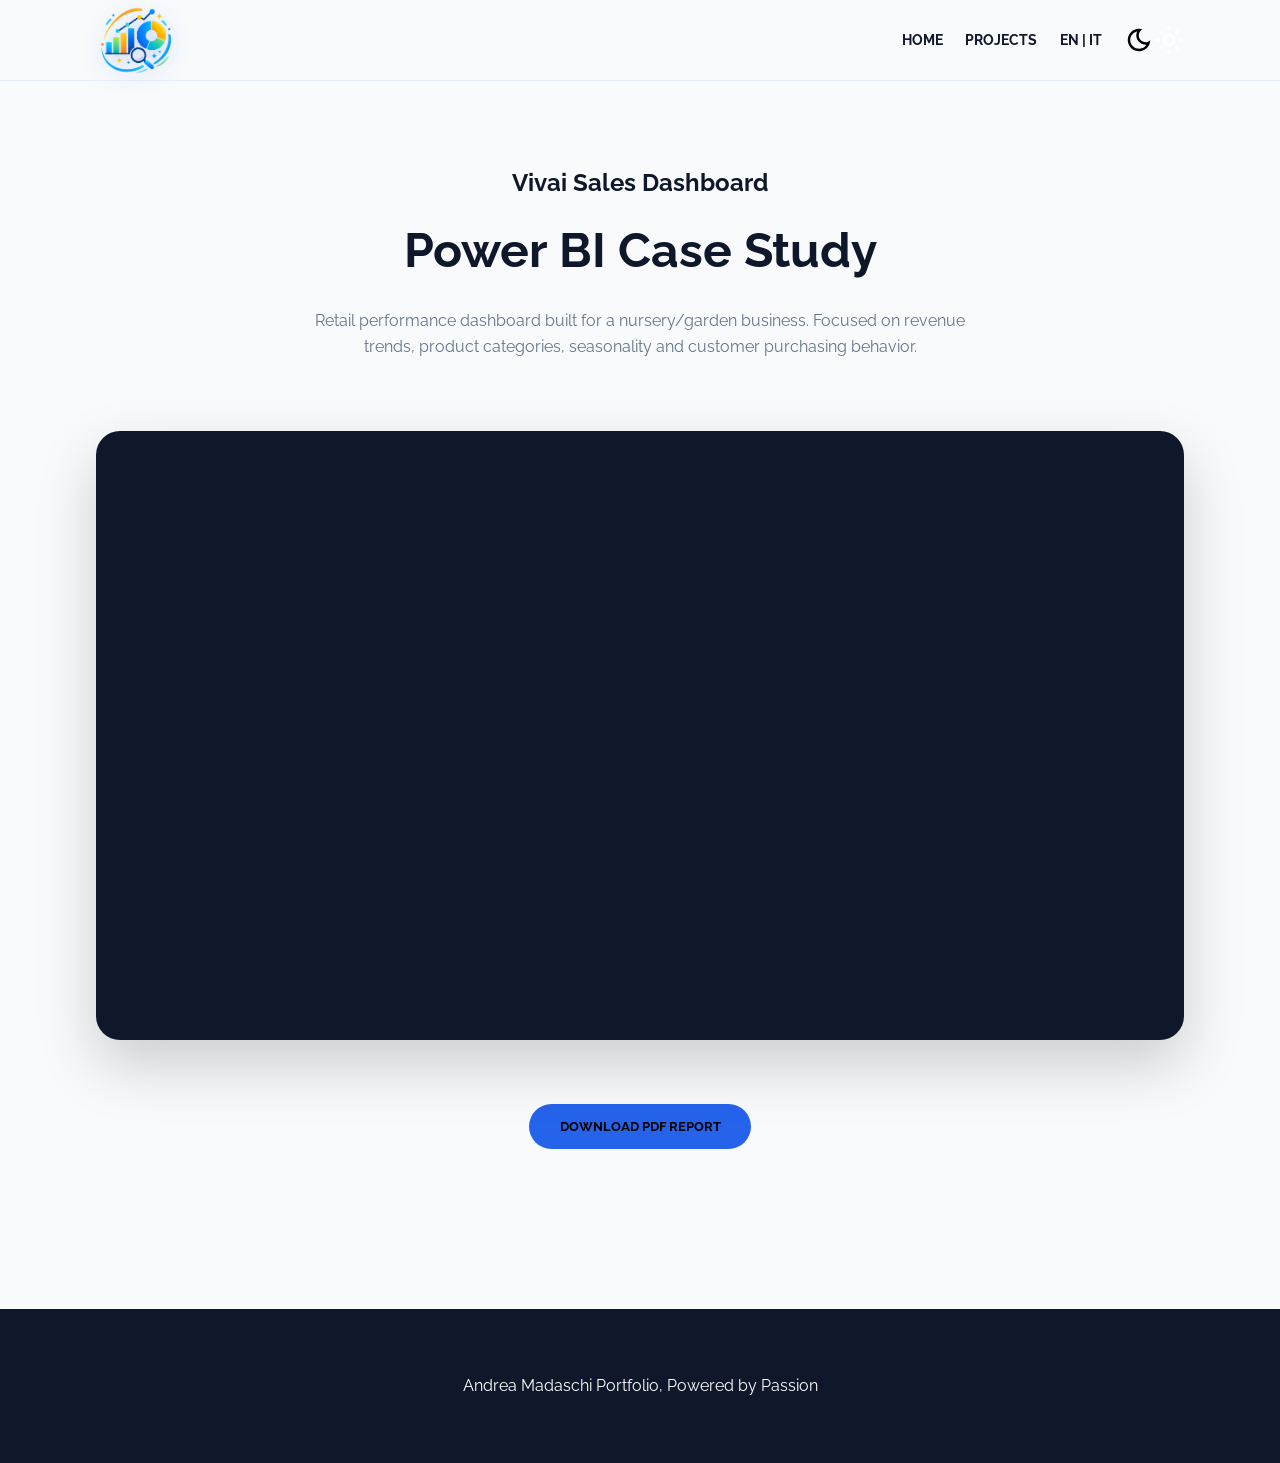
<file: vivai.html>
<!DOCTYPE html>
<html lang="en">
<head>
<meta charset="UTF-8">
<meta name="viewport" content="width=device-width, initial-scale=1.0">
<title>Vivai Sales Dashboard</title>

<link rel="stylesheet" href="css/style.css">
<link rel="stylesheet" href="css/utilities.css">
</head>

<body>

<nav class="navbar">
<div class="container">

<h1 id="logo">
<a href="index.html">
<img src="assets/logo.png" alt="Logo">
</a>
</h1>

<ul class="nav-menu">

<li><a class="nav-link" href="index.html">HOME</a></li>
<li><a class="nav-link" href="index.html#projects">PROJECTS</a></li>
<li><a class="nav-link" href="vivai-it.html">EN | IT</a></li>

<div class="theme-switch">
<input type="checkbox" id="switch">
<label class="toggle-icons" for="switch">
<img class="moon" src="assets/moon.svg">
<img class="sun" src="assets/sun.svg">
</label>
</div>

</ul>

<div class="hamburger">
<span class="bar"></span>
<span class="bar"></span>
<span class="bar"></span>
</div>

</div>
</nav>

<section class="container" style="padding-top:140px; padding-bottom:80px;">

<div class="content-text" style="text-align:center;">
<h1>Vivai Sales Dashboard</h1>
<h2 style="margin-top:20px;">Power BI Case Study</h2>

<p style="max-width:700px; margin:20px auto;">
Retail performance dashboard built for a nursery/garden business.
Focused on revenue trends, product categories, seasonality
and customer purchasing behavior.
</p>
</div>

<section class="powerbi-section">

<div class="powerbi-container">

<iframe
title="Vivai Dashboard"
src="https://app.powerbi.com/view?r=eyJrIjoiOTYzZjA3ZDctNjEwNC00YjEzLTlmMDAtNWU2NWY2YWVjM2U2IiwidCI6ImNkNTRmMTNmLWJhZGUtNDQzNy05ZDJjLTE5MmIxMTYyNDBkOSJ9&pageName=f1aa1162475344fcaa4b"
frameborder="0"
allowFullScreen="true"
loading="lazy">
</iframe>

</div>

</section>

<div style="text-align:center; margin-top:40px;">

<a href="assets/Vivai_Project.pdf"
target="_blank"
class="btn btn-primary">
Download PDF Report
</a>

</div>

</section>

<footer id="footer">
<div class="container">
<p>Andrea Madaschi Portfolio, Powered by Passion</p>
</div>
</footer>

<script src="js/script.js"></script>
</body>
</html>
</file>
<file: css/style.css>
/* ==================================================
   FINAL PORTFOLIO CSS - Andrea Madaschi
================================================== */

@import url('https://fonts.googleapis.com/css?family=Raleway:400,500,600,700,800&display=swap');


/* ==================================================
   VARIABLES
================================================== */

:root{
--primary-color:#2563eb;
--secondary-color:#1d4ed8;

--bg-primary:#f8fafc;
--bg-secondary:#0f172a;

--text-color:#0f172a;
--text-light:#64748b;
--text-white:#ffffff;

--card-bg:#ffffff;
--border-light:#e2e8f0;

--radius:18px;
--shadow:0 15px 35px rgba(0,0,0,0.06);
--transition:0.3s ease;
}


[data-theme="dark"]{
--bg-primary:#020617;
--bg-secondary:#0f172a;

--text-color:#ffffff;
--text-light:#94a3b8;

--card-bg:#0f172a;
--border-light:#1e293b;

--shadow:0 15px 35px rgba(0,0,0,0.35);
}


/* ==================================================
   RESET
================================================== */

*{
margin:0;
padding:0;
box-sizing:border-box;
}

html{
scroll-behavior:smooth;
}

body{
font-family:'Raleway',sans-serif;
background:var(--bg-primary);
color:var(--text-color);
line-height:1.6;
}

a{
text-decoration:none;
color:inherit;
}

ul{
list-style:none;
}

img{
max-width:100%;
display:block;
}


/* ==================================================
   GLOBAL
================================================== */

.container{
width:90%;
max-width:1150px;
margin:auto;
}

.division{
width:100%;
height:2px;
background:var(--border-light);
margin:5rem 0 3rem;
}

.content-text{
text-align:center;
}

.content-text h2{
font-size:2rem;
margin-bottom:0.7rem;
}

.content-text p{
color:var(--text-light);
max-width:700px;
margin:auto;
}


/* ==================================================
   BUTTONS
================================================== */

.btn{
display:inline-block;
padding:0.95rem 1.6rem;
border-radius:999px;
font-weight:700;
transition:var(--transition);
}

.btn:hover{
transform:translateY(-3px);
}

.btn-primary{
background:var(--primary-color);
color:white;
}

.btn-primary:hover{
background:var(--secondary-color);
}

.btn-outline{
background:transparent;
border:2px solid var(--primary-color);
color:var(--primary-color);
}

.btn-outline:hover{
background:var(--primary-color);
color:white;
}


/* ==================================================
   NAVBAR
================================================== */

.navbar{
position:fixed;
top:0;
width:100%;
z-index:999;
background:rgba(248,250,252,0.92);
backdrop-filter:blur(10px);
border-bottom:1px solid rgba(37,99,235,0.08);
}

[data-theme="dark"] .navbar{
background:rgba(2,6,23,0.92);
border-bottom:1px solid rgba(255,255,255,0.08);
}

.navbar .container{
height:80px;
display:flex;
justify-content:space-between;
align-items:center;
}

#logo img{
width:80px;
height:80px;
object-fit:contain;
filter:drop-shadow(0 4px 10px rgba(37,99,235,0.25));
}

.nav-menu{
display:flex;
align-items:center;
gap:1.4rem;
}

.nav-link{
font-size:0.85rem;
font-weight:700;
transition:var(--transition);
}

.nav-link:hover{
color:var(--primary-color);
}

[data-theme="dark"] .nav-link{
color:white;
}

.theme-switch img{
width:20px;
cursor:pointer;
}

[data-theme="dark"] .theme-switch img{
filter:brightness(0) invert(1);
}


/* ==================================================
   MOBILE MENU
================================================== */

.hamburger{
display:none;
cursor:pointer;
}

.bar{
width:24px;
height:3px;
background:var(--text-color);
margin:4px 0;
border-radius:4px;
}

[data-theme="dark"] .bar{
background:white;
}


/* ==================================================
   HERO
================================================== */

#hero{
padding-top:130px;
}

.header-container{
text-align:center;
padding:4rem 0 5rem;
max-width:1000px;
margin:auto;
}

.profile-image{
width:280px;
border-radius:50%;
margin:0 auto 1.5rem;
box-shadow:0 25px 60px rgba(37,99,235,0.18);
}

.hero-label{
font-size:0.85rem;
font-weight:800;
letter-spacing:2px;
color:var(--primary-color);
margin-bottom:1rem;
}

.header-container h1{
font-size:3.3rem;
line-height:1.1;
margin-bottom:1rem;
max-width:900px;
margin-left:auto;
margin-right:auto;
}

.header-container h2{
font-size:1.35rem;
margin-bottom:1rem;
color:var(--text-light);
}

.header-container p{
font-size:1.05rem;
max-width:760px;
margin:auto;
color:var(--text-light);
line-height:1.8;
}

.hero-badges{
display:flex;
justify-content:center;
flex-wrap:wrap;
gap:12px;
margin-top:2rem;
}

.hero-badges span{
padding:10px 18px;
border-radius:999px;
background:#eff6ff;
color:var(--primary-color);
font-weight:700;
border:1px solid #dbeafe;
}

[data-theme="dark"] .hero-badges span{
background:#0f172a;
border:1px solid #1e293b;
color:#60a5fa;
}

.hero-buttons{
display:flex;
justify-content:center;
gap:1rem;
flex-wrap:wrap;
margin-top:2.3rem;
}


/* ==================================================
   PROJECTS
================================================== */

#projects{
margin-bottom:5rem;
}

.project-grid{
display:grid;
grid-template-columns:repeat(2,1fr);
gap:2rem;
margin-top:3rem;
}

.project-card{
background:var(--card-bg);
padding:2rem;
border-radius:var(--radius);
box-shadow:var(--shadow);
text-align:center;
transition:var(--transition);
border:1px solid var(--border-light);
}

.project-card:hover{
transform:translateY(-8px);
box-shadow:0 20px 40px rgba(37,99,235,0.12);
}

.project-card img{
width:130px;
margin:0 auto 1.5rem;
}

.project-card h3{
font-size:1.2rem;
margin-bottom:0.7rem;
}

.project-card p{
color:var(--primary-color);
font-weight:700;
}


/* ==================================================
   EDUCATION TIMELINE
================================================== */

.timeline{
max-width:900px;
margin:4rem auto 0;
padding-left:30px;
position:relative;
}

.timeline::before{
content:"";
position:absolute;
left:8px;
top:0;
width:3px;
height:100%;
background:var(--primary-color);
border-radius:10px;
}

.timeline-item{
position:relative;
margin-bottom:2rem;
}

.timeline-dot{
position:absolute;
left:-1px;
top:24px;
width:18px;
height:18px;
background:var(--primary-color);
border-radius:50%;
box-shadow:0 0 0 5px rgba(37,99,235,0.15);
}

.timeline-card{
background:white;
padding:1.8rem;
border-radius:var(--radius);
box-shadow:var(--shadow);
margin-left:30px;
transition:var(--transition);
}

.timeline-card:hover{
transform:translateY(-5px);
}

.timeline-card h3{
font-size:1.2rem;
margin-bottom:0.4rem;
color:#0f172a;
}

.timeline-card span{
display:block;
font-weight:700;
color:var(--primary-color);
margin-bottom:0.8rem;
font-size:0.95rem;
}

.timeline-card p{
color:#475569;
}

[data-theme="dark"] .timeline-card{
background:white;
}

[data-theme="dark"] .timeline-card h3{
color:#0f172a;
}


/* ==================================================
   FOOTER
================================================== */

#footer{
background:#0f172a;
padding:3rem 0;
margin-top:5rem;
}

#footer .container{
text-align:center;
}

#footer a,
#footer p{
color:white;
}

.social{
margin:1rem 0;
}

.social a{
margin:0 0.5rem;
display:inline-block;
}

.social img{
width:22px;
}


/* ==================================================
   RESPONSIVE
================================================== */

@media(max-width:900px){

.project-grid{
grid-template-columns:1fr;
}

.header-container h1{
font-size:2.5rem;
}

}


@media(max-width:768px){

.nav-menu{
position:fixed;
top:80px;
right:-100%;
flex-direction:column;
background:var(--bg-primary);
width:80%;
padding:2rem;
box-shadow:var(--shadow);
transition:var(--transition);
}

.nav-menu.active{
right:0;
}

.hamburger{
display:block;
}

.profile-image{
width:220px;
}

.header-container h1{
font-size:2rem;
}

.header-container h2{
font-size:1.1rem;
}

.hero-buttons{
flex-direction:column;
align-items:center;
}

.hero-buttons a{
width:260px;
text-align:center;
}

.timeline{
padding-left:20px;
}

.timeline-card{
margin-left:22px;
padding:1.3rem;
}

}


/* ===================================
   POWER BI EMBED
=================================== */

.powerbi-section{
margin-top:4rem;
margin-bottom:4rem;
}

.powerbi-container{
position:relative;
width:100%;
padding-top:56%;
overflow:hidden;
border-radius:24px;
background:#0f172a;
box-shadow:0 25px 60px rgba(0,0,0,0.18);
}

.powerbi-container iframe{
position:absolute;
top:0;
left:0;
width:100%;
height:100%;
border:none;
}


/* DARK MODE */

[data-theme="dark"] .powerbi-container{
box-shadow:0 25px 60px rgba(0,0,0,0.45);
}


/* ===================================
   PROJECT PAGES
=================================== */

.project-page{
padding-top:220px;
padding-bottom:80px;
}

.project-hero{
text-align:center;
margin-top:80px;
margin-bottom:5rem;
}

.project-hero h1{
font-size:3rem;
line-height:1.1;
margin-bottom:0.9rem;
position:relative;
z-index:1000;
}

.project-hero h2{
font-size:1.35rem;
color:var(--text-light);
margin-bottom:1rem;
font-weight:600;
}

.project-description{
max-width:760px;
margin:0 auto;
font-size:1.05rem;
line-height:1.8;
color:var(--text-light);
}

.project-section{
margin-top:4.5rem;
}

.project-section-title{
font-size:2rem;
text-align:center;
margin-bottom:1.5rem;
}

.keyword-container{
display:flex;
justify-content:center;
flex-wrap:wrap;
gap:12px;
margin-top:1.8rem;
}

.keyword{
padding:10px 18px;
border-radius:999px;
background:#eff6ff;
color:var(--primary-color);
font-weight:700;
border:1px solid #dbeafe;
}

[data-theme="dark"] .keyword{
background:#0f172a;
border:1px solid #1e293b;
color:#60a5fa;
}


/* ===================================
   QUESTION CARDS
=================================== */

.question-grid{
display:grid;
grid-template-columns:repeat(2,1fr);
gap:1.25rem;
margin-top:2rem;
}

.question-card{
background:var(--card-bg);
padding:1.5rem;
border-radius:18px;
border:1px solid var(--border-light);
box-shadow:var(--shadow);
}

.question-card h3{
font-size:1.1rem;
margin-bottom:0.8rem;
}

.question-card p{
color:var(--text-light);
line-height:1.7;
}


/* ===================================
   REFERENCE BOX
=================================== */

.reference-box{
background:var(--card-bg);
padding:2rem;
border-radius:18px;
border:1px solid var(--border-light);
box-shadow:var(--shadow);
text-align:center;
max-width:760px;
margin:0 auto;
}

.reference-box p{
color:var(--text-light);
margin-bottom:1.25rem;
line-height:1.7;
}


/* ===================================
   RESULT CARDS
=================================== */

.result-grid{
display:grid;
grid-template-columns:repeat(3,1fr);
gap:1.25rem;
margin-top:2rem;
}

.result-card{
background:var(--card-bg);
padding:2rem;
border-radius:18px;
border:1px solid var(--border-light);
box-shadow:var(--shadow);
text-align:center;
}

.result-card h3{
font-size:2rem;
color:var(--primary-color);
margin-bottom:0.4rem;
}

.result-card p{
color:var(--text-light);
font-weight:600;
}


/* ===================================
   SCREENSHOTS
=================================== */

.screenshot-grid{
display:grid;
grid-template-columns:repeat(auto-fit,minmax(280px,1fr));
gap:1.5rem;
max-width:1000px;
margin:2rem auto 0;
}

.screenshot-card{
background:var(--card-bg);
padding:1rem;
border-radius:18px;
border:1px solid var(--border-light);
box-shadow:var(--shadow);
cursor:pointer;
overflow:hidden;
}

.screenshot-card img{
width:100%;
height:180px;
object-fit:cover;
border-radius:12px;
}

.screenshot-card:hover{
transform:translateY(-5px);
transition:0.3s;
}

.screenshot-card p{
margin-top:1rem;
color:var(--text-light);
text-align:center;
line-height:1.6;
}


/* ===================================
   HOBBY PAGE
=================================== */

.hobby-page{
padding-top:140px;
padding-bottom:80px;
}

.hobby-stack{
display:flex;
flex-direction:column;
gap:2rem;
margin-top:3rem;
}

.hobby-card{
display:grid;
grid-template-columns:1fr 1fr;
gap:2rem;
align-items:center;
background:var(--card-bg);
padding:2rem;
border-radius:24px;
border:1px solid var(--border-light);
box-shadow:var(--shadow);
}

.hobby-media{
display:grid;
grid-template-columns:repeat(2,1fr);
gap:1rem;
}

.hobby-media img{
width:100%;
border-radius:16px;
object-fit:cover;
}

.hobby-content h2{
font-size:2rem;
margin-bottom:0.5rem;
}

.hobby-content h3{
font-size:1.1rem;
color:var(--primary-color);
margin-bottom:1rem;
}

.hobby-content p{
color:var(--text-light);
line-height:1.8;
margin-bottom:1.5rem;
}

.hobby-links{
display:flex;
flex-wrap:wrap;
gap:0.75rem;
}


/* ===================================
   DARK MODE CARDS
=================================== */

[data-theme="dark"] .question-card,
[data-theme="dark"] .reference-box,
[data-theme="dark"] .result-card,
[data-theme="dark"] .screenshot-card,
[data-theme="dark"] .hobby-card{
background:#0f172a;
}


/* ===================================
   RESOURCE CARDS
=================================== */

/*
   Light Mode:
   white background

   Dark Mode:
   #0f172a background

   Explicitly defined here so that the
   resource cards always follow the theme.
*/

.resource-grid{
display:grid;
grid-template-columns:1fr;
gap:2rem;
max-width:760px;
margin:2rem auto 0;
}

.resource-card{
background:#ffffff;
color:#0f172a;
padding:2rem;
border-radius:20px;
text-align:center;
box-shadow:var(--shadow);
border:1px solid var(--border-light);
}

.resource-card h3{
margin-bottom:1rem;
color:#0f172a;
}

.resource-card p{
margin-bottom:1.5rem;
line-height:1.8;
color:#64748b;
}

[data-theme="dark"] .resource-card{
background:#0f172a;
color:#ffffff;
border:1px solid #1e293b;
}

[data-theme="dark"] .resource-card h3{
color:#ffffff;
}

[data-theme="dark"] .resource-card p{
color:#94a3b8;
}


/* ===================================
   NOTEBOOK
=================================== */

.notebook-container{
width:100%;
margin-top:30px;
overflow:hidden;
border-radius:8px;
background:white;
}

.notebook-container iframe{
width:100%;
min-height:1000px;
border:none;
display:block;
}


/* ===================================
   MOBILE
=================================== */

@media(max-width:900px){

.question-grid,
.result-grid,
.screenshot-grid,
.hobby-card{
grid-template-columns:1fr;
}

.project-hero h1{
font-size:2.2rem;
}

.project-section-title{
font-size:1.7rem;
}

}


@media(max-width:768px){

.resource-grid{
grid-template-columns:1fr;
max-width:100%;
}

}
</file>
<file: css/utilities.css>
/* ?This is where reusable styling of this template will be. 
   !Will contain things like:
   * Button styling
   * Background color styling
   * padding and margin
*/

.container {
  max-width: var(--width-medium);
  margin: 0 auto;
  padding: 1rem 2rem;
}

h1::selection,
h2::selection {
  color: #111;
  background: var(--primary-color);
}

/* Buttons */
.btn {
  display: inline-block;
  padding: 0.75rem 1.9rem;
  border-radius: 30px;
  text-transform: uppercase;
  font-size: 0.82rem;
  transition: 0.3s;
}

.btn-primary {
  background: var(--primary-color);
  color: #000000;
}

.btn-secondary {
  margin: 5px 0;
  background-color: var(--bg-secondary);
  color: var(--bg-primary);
}

/* add hover to resume button */
.btn-primary:hover {
  background: var(--secondary-color);
}

/* Dark mode toggle */
#switch {
  display: none;
}

.toggle-icons {
  display: flex;
  justify-content: space-between;
  align-items: center;
  cursor: pointer;
}

.toggle-icons > img {
  transition: 0.6s cubic-bezier(0.23, 1, 0.32, 1);
  width: 30px;
}

.moon {
  transform: rotate(10deg);
}

#switch:checked + .toggle-icons .moon {
  transform: rotate(250deg);
}

#switch:checked + .toggle-icons .sun {
  transform: rotate(100deg);
}

/* Header Container */
.header-container {
  display: flex;
  flex-direction: column;
  align-items: center;
  justify-content: center;
  margin-top: 8rem;
  padding: 1rem;
}

.header-container > div {
  margin-top: 1rem;
}

.content-text {
  text-align: center;
  margin: 1.5rem 0;
}

.content-text h2 {
  font-size: 3rem;
  line-height: 1.2;
  transition: 0.2s ease-in-out;
}

.content-text p {
  padding: 0.5rem;
  margin: 0 auto;
  max-width: 700px;
}

/* Project cards */
.card {
  padding: 1rem;
  background: var(--card-background);
  color: #ffffff;
  border-radius: 5px;
  transition: 0.4s ease-in-out;
  cursor: pointer;
}

.card a {
  color: #ffffff;
  transition: 0.25s ease-in-out;
  font-size: 1.1rem;
  margin-right: 0.3rem;
}

.card a:hover {
  color: var(--primary-color);
}

.card:hover {
  box-shadow: inset 0 100px 1000px 10px rgba(0, 0, 0, 0.8);
}

.card:hover .project-info {
  opacity: 1;
}

/* Project Images */

/* project 1 */
.card:nth-child(1) {
  background: url(../assets/project/project-one.png) center center/cover;
}

/* Project 2 */
.card:nth-child(2) {
  background: url(../assets/project/project-two.png) center center/cover;
}

/* Project 3 */
.card:nth-child(3) {
  background: url(../assets/project/project-three.png) center center/cover;
}

/* Project 4 */
.card:nth-child(4) {
  background: url(../assets/project/project-four.png) center center/cover;
}

/* Project 5 */
.card:nth-child(5) {
  background: url(../assets/project/project-five.png) center center/cover;
}

/* Project 6 */
.card:nth-child(6) {
  background: url(../assets/project/project-six.png) center center/cover;
}

/* Media Queries */
@media (max-width: 768px) {
  .header-container {
    margin-top: 7rem;
    text-align: center;
  }

  .content-text h2 {
    font-size: 2.5rem;
  }
}
</file>
